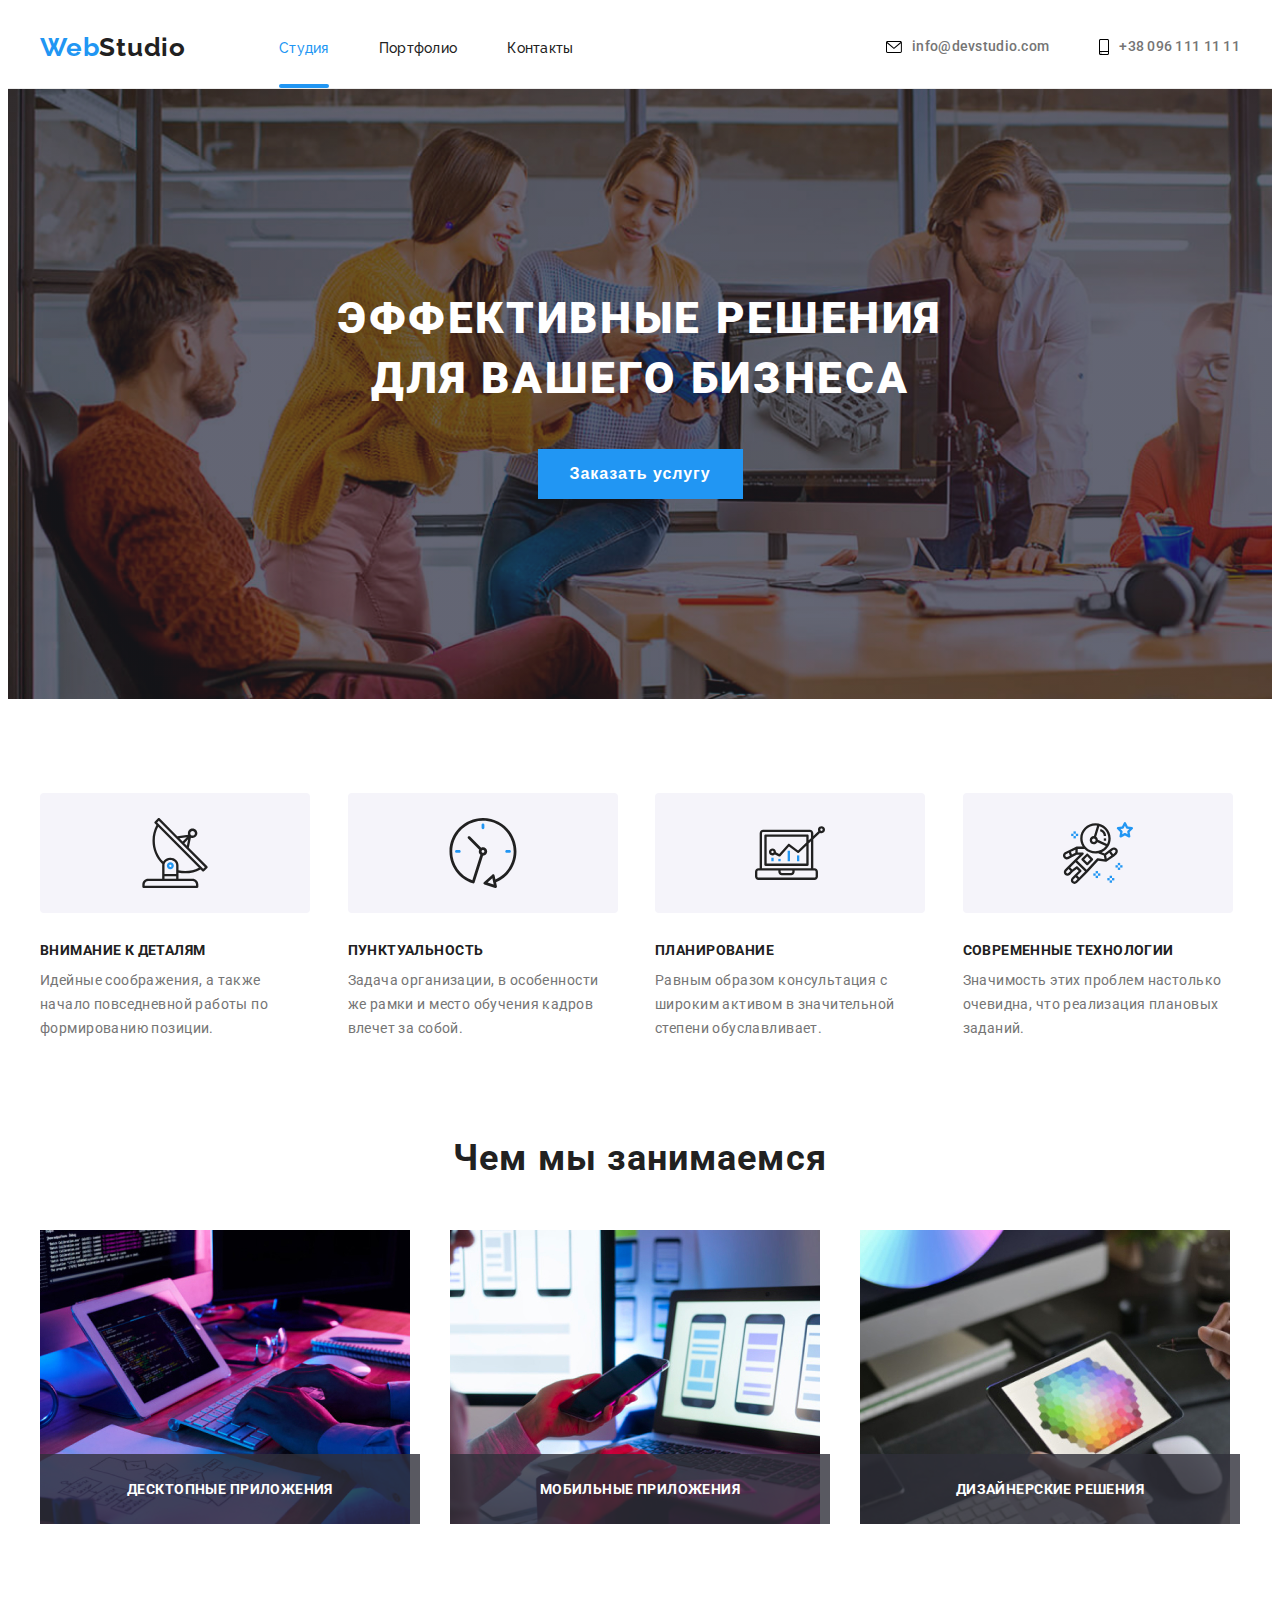
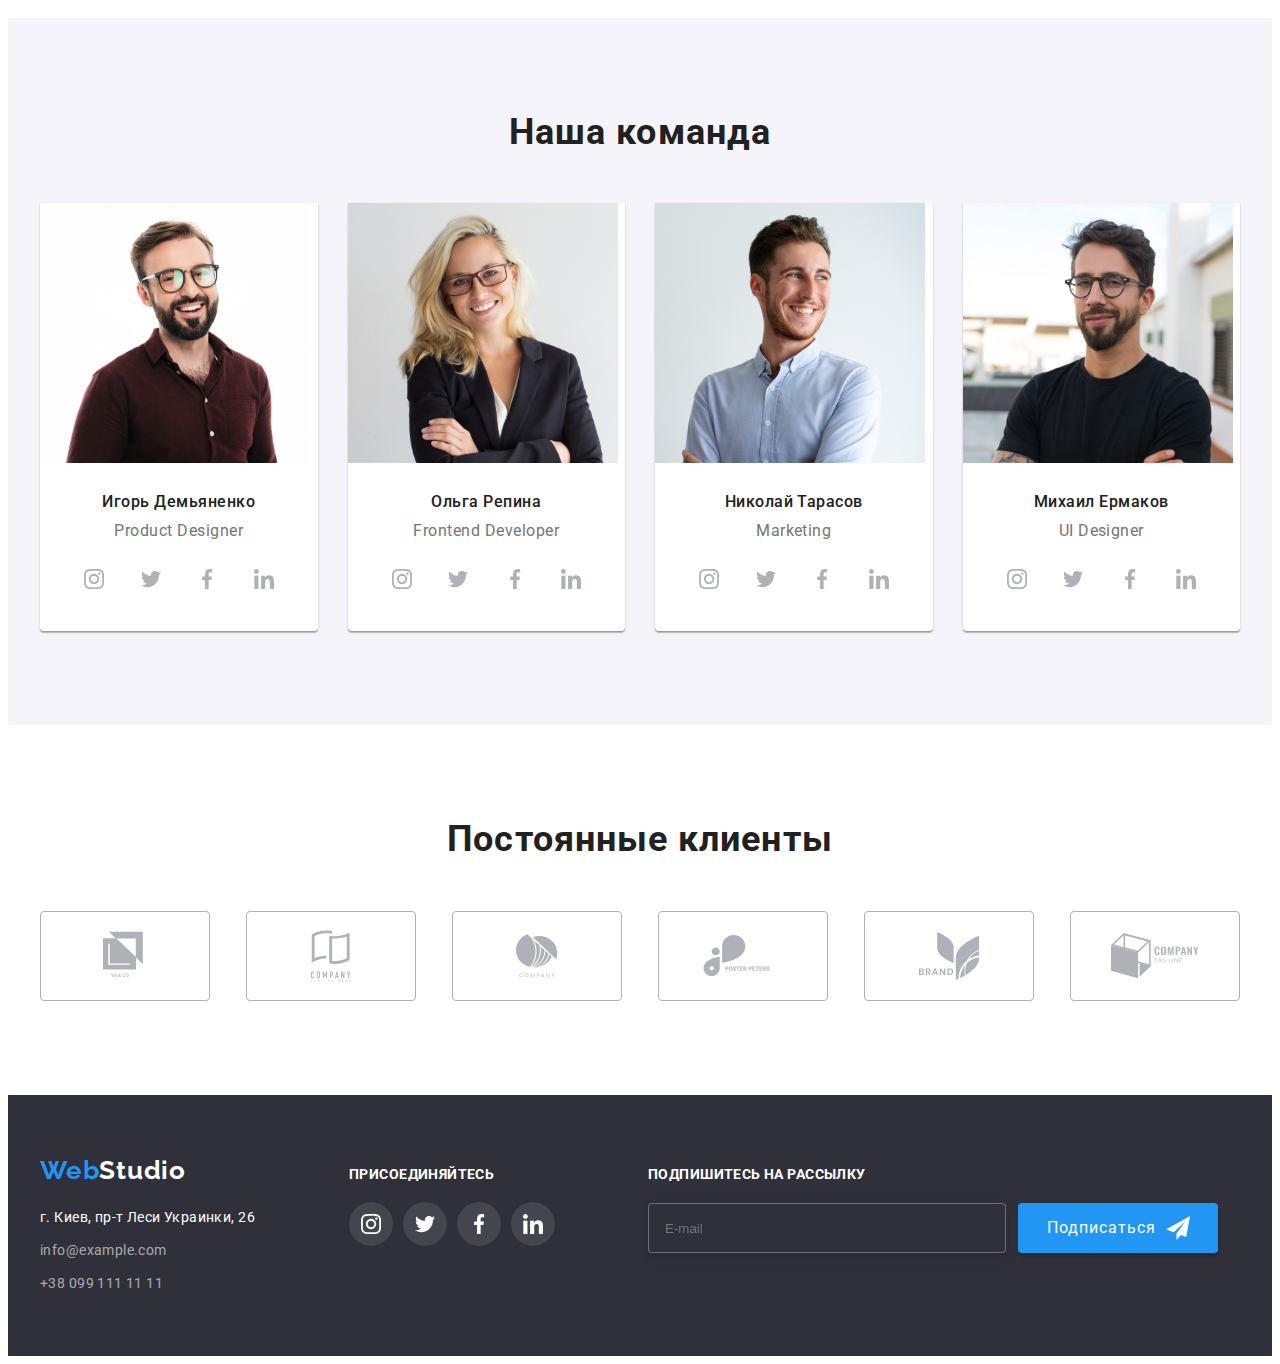
<file: index.html>
<!DOCTYPE html>
<html lang="ru">
  <head>
    <meta charset="UTF-8" />
    <meta http-equiv="X-UA-Compatible" content="IE=edge" />
    <meta name="viewport" content="width=device-width, initial-scale=1.0" />
    <title>Студия</title>
    <link rel="preconnect" href="https://fonts.gstatic.com">
    <link href="https://fonts.googleapis.com/css2?family=Raleway:wght@700&family=Roboto:wght@400;500;700;900&display=swap" rel="stylesheet">
    <link rel="stylesheet" href="https://cdnjs.cloudflare.com/ajax/libs/modern-normalize/1.0.0/modern-normalize.min.css" integrity="sha512-ISS7cAi1PEhQ8jnbJpJZMd29NlhNj4AWYyLOSp2CE/CsHxTCu+r+t0D2yoJudVrd0/8fTVPUVDzY5Tvli75u/g==" crossorigin="anonymous" />
    <link rel="stylesheet" href="./css/main.min.css">
  </head>

  <body>
    <header class="header">
        <div class="container">
            <nav class="navigation">
                <a class="logo link" href="" lang="en">Web<span class="logo_dark">Studio</span></a>
                <ul class="navigation-list list">
                    <li class="navigation-list__item">
                        <a class="navigation-list__link link current active" href="./index.html">Студия</a>
                    </li>
                    <li class="navigation-list__item">
                        <a class="navigation-list__link link" href="./portfolio.html">Портфолио</a>
                    </li>
                    <li class="navigation-list__item">
                        <a class="navigation-list__link link" href="">Контакты</a>
                    </li>
                </ul>
            </nav>
            <a class="mail-link link" href="mailto:info@devstudio.com" lang="en">
                <svg class="mail-link__icon" width="16" height="12">
                    <use href="./images/icons.svg#icon-mail"></use>
                </svg>
                info@devstudio.com
            </a>
            <a class="tel-link link" href="tel:+380961111111">
                <svg class="tel-link__icon" width="10" height="16">
                    <use href="./images/icons.svg#icon-smartphone"></use>
                </svg>
                +38 096 111 11 11
            </a>
        </div>
    </header>

    <main>
        <!--HERO-->
        <section class="hero">
            <div class="container">
                <h1 class="hero__title">ЭФФЕКТИВНЫЕ РЕШЕНИЯ ДЛЯ ВАШЕГО БИЗНЕСА</h1>
                <button class="hero__mdl-button" type="button" data-modal-open>Заказать услугу</button>
            </div>
        </section>
        <!--ADVANTAGES-->
        <section class="advantages">
            <div class="container">
                <h2 class="visually-hidden">Наши преимущества</h2>
                <ul class="advantages-list list">
                    <li class="advantages-list__item">
                        <div class="advantages-list__container">
                            <svg class="advantages-list__icon" width="70" height="70">
                                <use href="./images/icons.svg#icon-antenna"></use>
                            </svg>
                        </div>
                        <h3 class="advantages__title">Внимание к деталям</h3>
                        <p class="advantages__text">Идейные соображения, а также начало повседневной работы по формированию позиции.</p>
                    </li>
                    <li class="advantages-list__item">
                        <div class="advantages-list__container">
                            <svg class="advantages-list__icon" width="70" height="70">
                                <use href="./images/icons.svg#icon-clock"></use>
                            </svg>
                        </div>
                        <h3 class="advantages__title">Пунктуальность</h3>
                        <p class="advantages__text">Задача организации, в особенности же рамки и место обучения кадров влечет за собой.</p>
                    </li>
                    <li class="advantages-list__item">
                        <div class="advantages-list__container">
                            <svg class="advantages-list__icon" width="70" height="70">
                                <use href="./images/icons.svg#icon-diagram"></use>
                            </svg>
                        </div>
                        <h3 class="advantages__title">Планирование</h3>
                        <p class="advantages__text">Равным образом консультация с широким активом в значительной степени обуславливает.</p>
                    </li>
                    <li class="advantages-list__item">
                        <div class="advantages-list__container">
                            <svg class="advantages-list__icon" width="70" height="70">
                                <use href="./images/icons.svg#icon-astronaut"></use>
                            </svg>
                        </div>
                        <h3 class="advantages__title">Современные технологии</h3>
                        <p class="advantages__text">Значимость этих проблем настолько очевидна, что реализация плановых заданий.</p>
                    </li>
                </ul>
            </div>
        </section>
        <!--ABOUT-->
        <section class="about">
            <div class="container">
                <h2 class="title">Чем мы занимаемся</h2>
                <ul class="about-list list">
                    <li class="about-list__item">
                        <div class="about-list__container">
                            <img class="about-list__img" src="./images/About/about-img-3.jpg" alt="разработчик выбирает цветовую гамму на графическом планшете" width="370" height="294">
                            <p class="about-list__text">Десктопные приложения</p>
                        </div>
                    </li>
                    <li class="about-list__item">
                        <div class="about-list__container">
                            <img class="about-list__img" src="./images/About/about-img-1.jpg" alt="разработчик печатает код по блок-схеме" width="370" height="294">
                            <p class="about-list__text">Мобильные приложения</p>
                        </div>
                    </li>
                    <li class="about-list__item">
                        <div class="about-list__container">
                            <img class="about-list__img" src="./images/About/about-img-2.jpg" alt="разработчик продумывает интерфейс под мобильные устройства" width="370" height="294">
                            <p class="about-list__text">Дизайнерские решения</p>
                        </div>
                    </li>
                </ul>
            </div>
        </section>
        <!--TEAM-->
        <section class="team">
            <div class="container">
                <h2 class="title">Наша команда</h2>
                <ul class="team-list list">
                    <li class="team-list__item">
                        <img class="team-list__img" src="./images/Team/team-img-1.jpg" alt="Мужчина улыбается" width="270" height="260">
                        <div class="team-list__container">
                            <h3 class="team-list__title">Игорь Демьяненко</h3>
                            <p class="team-list__text" lang="en">Product Designer</p>
                            <ul class="social-list list">
                                <li class="social-list__item">
                                    <a href="" class="social-list__link link">
                                        <svg class="social-list__icon" width="20" height="20">
                                            <use href="./images/icons.svg#icon-instagram"></use>
                                        </svg>
                                    </a>
                                </li>
                                <li class="social-list__item">
                                    <a href="" class="social-list__link link">
                                        <svg class="social-list__icon" width="20" height="20">
                                            <use href="./images/icons.svg#icon-twitter"></use>
                                        </svg>
                                    </a>
                                </li>
                                <li class="social-list__item">
                                    <a href="" class="social-list__link link">
                                        <svg class="social-list__icon" width="20" height="20">
                                            <use href="./images/icons.svg#icon-facebook"></use>
                                        </svg>
                                    </a>
                                </li>
                                <li class="social-list__item">
                                    <a href="" class="social-list__link link">
                                        <svg class="social-list__icon" width="20" height="20">
                                            <use href="./images/icons.svg#icon-linkedin"></use>
                                        </svg>
                                    </a>
                                </li>
                            </ul>
                        </div>
                    </li>
                    <li class="team-list__item">
                        <img class="team-list__img" src="./images/Team/team-img-2.jpg" alt="Женщина улыбается" width="270" height="260">
                        <div class="team-list__container">
                            <h3 class="team-list__title">Ольга Репина</h3>
                            <p class="team-list__text" lang="en">Frontend Developer</p>
                            <ul class="social-list list">
                                <li class="social-list__item">
                                    <a href="" class="social-list__link link">
                                        <svg class="social-list__icon" width="20" height="20">
                                            <use href="./images/icons.svg#icon-instagram"></use>
                                        </svg>
                                    </a>
                                </li>
                                <li class="social-list__item">
                                    <a href="" class="social-list__link link">
                                        <svg class="social-list__icon" width="20" height="20">
                                            <use href="./images/icons.svg#icon-twitter"></use>
                                        </svg>
                                    </a>
                                </li>
                                <li class="social-list__item">
                                    <a href="" class="social-list__link link">
                                        <svg class="social-list__icon" width="20" height="20">
                                            <use href="./images/icons.svg#icon-facebook"></use>
                                        </svg>
                                    </a>
                                </li>
                                <li class="social-list__item">
                                    <a href="" class="social-list__link link">
                                        <svg class="social-list__icon" width="20" height="20">
                                            <use href="./images/icons.svg#icon-linkedin"></use>
                                        </svg>
                                    </a>
                                </li>
                            </ul>
                        </div>
                    </li>
                    <li class="team-list__item">
                        <img class="team-list__img" src="./images/Team/team-img-3.jpg" alt="Мужчина улыбается" width="270" height="260">
                        <div class="team-list__container">
                            <h3 class="team-list__title">Николай Тарасов</h3>
                            <p class="team-list__text" lang="en">Marketing</p>
                            <ul class="social-list list">
                                <li class="social-list__item">
                                    <a href="" class="social-list__link link">
                                        <svg class="social-list__icon" width="20" height="20">
                                            <use href="./images/icons.svg#icon-instagram"></use>
                                        </svg>
                                    </a>
                                </li>
                                <li class="social-list__item">
                                    <a href="" class="social-list__link link">
                                        <svg class="social-list__icon" width="20" height="20">
                                            <use href="./images/icons.svg#icon-twitter"></use>
                                        </svg>
                                    </a>
                                </li>
                                <li class="social-list__item">
                                    <a href="" class="social-list__link link">
                                        <svg class="social-list__icon" width="20" height="20">
                                            <use href="./images/icons.svg#icon-facebook"></use>
                                        </svg>
                                    </a>
                                </li>
                                <li class="social-list__item">
                                    <a href="" class="social-list__link link">
                                        <svg class="social-list__icon" width="20" height="20">
                                            <use href="./images/icons.svg#icon-linkedin"></use>
                                        </svg>
                                    </a>
                                </li>
                            </ul>
                        </div>
                    </li>
                    <li class="team-list__item">
                        <img class="team-list__img" src="./images/Team/team-img-4.jpg" alt="Мужчина улыбается" width="270" height="260">
                        <div class="team-list__container">
                            <h3 class="team-list__title">Михаил Ермаков</h3>
                            <p class="team-list__text" lang="en">UI Designer</p>
                            <ul class="social-list list">
                                <li class="social-list__item">
                                    <a href="" class="social-list__link link">
                                        <svg class="social-list__icon" width="20" height="20">
                                            <use href="./images/icons.svg#icon-instagram"></use>
                                        </svg>
                                    </a>
                                </li>
                                <li class="social-list__item">
                                    <a href="" class="social-list__link link">
                                        <svg class="social-list__icon" width="20" height="20">
                                            <use href="./images/icons.svg#icon-twitter"></use>
                                        </svg>
                                    </a>
                                </li>
                                <li class="social-list__item">
                                    <a href="" class="social-list__link link">
                                        <svg class="social-list__icon" width="20" height="20">
                                            <use href="./images/icons.svg#icon-facebook"></use>
                                        </svg>
                                    </a>
                                </li>
                                <li class="social-list__item">
                                    <a href="" class="social-list__link link">
                                        <svg class="social-list__icon" width="20" height="20">
                                            <use href="./images/icons.svg#icon-linkedin"></use>
                                        </svg>
                                    </a>
                                </li>
                            </ul>
                        </div>
                    </li>
                </ul>
            </div>
        </section>
        <!--CLIENTS-->
        <section class="clients">
            <div class="container">
                <h2 class="title">Постоянные клиенты</h2>
                <ul class="clients-list list">
                    <li class="clients-list__item">
                        <a class="clients-list__link link" href="">
                            <svg class="clients-list__icon" width="44" height="50">
                                <use href="./images/icons.svg#icon-logo-1"></use>
                            </svg>
                        </a> 
                    </li>
                    <li class="clients-list__item">
                        <a class="clients-list__link link" href="">
                            <svg class="clients-list__icon" width="40" height="52">
                                 <use href="./images/icons.svg#icon-logo-2"></use>
                            </svg>
                        </a> 
                    </li>
                    <li class="clients-list__item">
                        <a class="clients-list__link link" href="">
                            <svg class="clients-list__icon"  width="42" height="44">
                                <use href="./images/icons.svg#icon-logo-3"></use>
                            </svg>
                        </a> 
                    </li>
                    <li class="clients-list__item">
                        <a class="clients-list__link link" href="">
                            <svg class="clients-list__icon" width="80" height="42">
                                <use href="./images/icons.svg#icon-logo-4"></use>
                            </svg>
                        </a> 
                    </li>
                    <li class="clients-list__item">
                        <a class="clients-list__link link" href="">
                            <svg class="clients-list__icon" width="60" height="48">
                                <use href="./images/icons.svg#icon-logo-5"></use>
                            </svg>
                        </a> 
                    </li>
                    <li class="clients-list__item">
                        <a class="clients-list__link link" href="">
                            <svg class="clients-list__icon" width="88" height="46">
                                <use href="./images/icons.svg#icon-logo-6"></use>
                            </svg>
                        </a> 
                    </li>
                </ul>
            </div>
        </section>
    </main>
<!--FOOTER-->
    <footer class="footer">
        <div class="container footer__container">
            <div class="footer-logo">
                <a class="logo link" href="" lang="en">Web<span class="logo_light">Studio</span></a>
                <address class="address">
                    <ul class="footer-logo-list list">
                        <li class="footer-logo-list__item">
                            <a class="footer-logo-address__link link" href="https://goo.gl/maps/xJWcs8123eFVmAcb9" target="_blank" rel="noopener noreferrer">г. Киев, пр-т Леси Украинки, 26</a></li>
                        <li class="footer-logo-list__item">
                            <a class="footer-logo-mail__link link" href="mailto:info@example.com" lang="en">info@example.com</a></li>
                        <li class="footer-logo-list__item">
                            <a class="footer-logo-tel__link link" href="tel:+380991111111">+38 099 111 11 11</a></li>
                    </ul>
                </address>
            </div>
            <div class="footer-social">
                <p class="footer-social__title">Присоединяйтесь</p>
                <ul class="footer-social-list list">
                    <li class="footer-social__item">
                        <a href="" class="footer-social__link link">
                            <svg class="footer-social__icon" width="20" height="20">
                                <use href="./images/icons.svg#icon-instagram"></use>
                            </svg>
                        </a>
                    </li>
                    <li class="footer-social__item">
                        <a href="" class="footer-social__link link">
                            <svg class="footer-social__icon" width="20" height="20">
                                <use href="./images/icons.svg#icon-twitter"></use>
                            </svg>
                        </a>
                    </li>
                    <li class="footer-social__item">
                        <a href="" class="footer-social__link link">
                            <svg class="footer-social__icon" width="20" height="20">
                                <use href="./images/icons.svg#icon-facebook"></use>
                            </svg>
                        </a>
                    </li>
                    <li class="footer-social__item">
                        <a href="" class="footer-social__link link">
                            <svg class="footer-social__icon" width="20" height="20">
                                <use href="./images/icons.svg#icon-linkedin"></use>
                            </svg>
                        </a>
                    </li>
                </ul>
            </div>
            <div class="footer-send">
                <p class="footer-send__text">Подпишитесь на рассылку</p>
                <form action="" class="footer-form">
                    <input type="email" name="user-email" class="footer-form__input" placeholder="E-mail">
                    <button type="submit" class="footer-form__submit-btn">
                        Подписаться
                        <svg class="footer-form__icon" height="24" width="24">
                            <use href="./images/icons.svg#icon-send"></use>
                        </svg>
                    </button>
                </form>
            </div>
        </div>
    </footer>
    
    <!--MODAL-->
    <div class="backdrop is-hidden" data-modal>
        <div class="modal">
            <button type="button" class="modal__close-btn" data-modal-close>
                <svg class="modal__close-icon" width="11" height="11">
                    <use href="./images/icons.svg#icon-Vector"></use>
                </svg>
            </button>
            <p class="modal__title">Оставьте свои данные, мы вам перезвоним</p>
            <form action="#" class="modal-form">
                <label for="" class="modal-form__field">
                    Имя
                    <div class="modal-form__input-wrapper">
                        <input name="user-name" type="text" class="modal-form__input" required minlength="2">
                        <svg class="modal-form__icon" height="18" width="18">
                            <use href="./images/icons.svg#icon-person-form"></use>
                        </svg>
                    </div>
                </label>
                <label for="" class="modal-form__field">
                    Телефон
                    <div class="modal-form__input-wrapper">
                        <input name="user-tel" type="tel" class="modal-form__input" required 
                        pattern="[0-9]{3}-[0-9]{3}-[0-9]{2}-[0-9]{2}" title="096-111-11-11">
                        <svg class="modal-form__icon" height="18" width="18">
                            <use href="./images/icons.svg#icon-phone-form"></use>
                        </svg>
                    </div>
                </label>
                <label for="" class="modal-form__field">
                    Почта
                    <div class="modal-form__input-wrapper">
                        <input name="user-mail" type="email" class="modal-form__input">
                        <svg class="modal-form__icon" height="18" width="18">
                            <use href="./images/icons.svg#icon-email-form"></use>
                        </svg>
                    </div>
                </label>
                <label for="" class="modal-form__field">
                    Комментарий
                    <textarea name="user-message" class="modal-form__message" placeholder="Введите текст"></textarea>
                </label>
                <input id="user-term" type="checkbox" name="user-term" class="modal-form__term visually-hidden">
                <label for="user-term" class="modal-form__check-desc">Соглашаюсь с рассылкой и принимаю&nbsp;<a class="modal-form__link link" href="">Условия договора</a></label>
                <button class="modal-form__submit-button">Отправить</button>
            </form>
        </div>
    </div>
    <script src="./js/modal.js"></script>
  </body>
</html>
</file>
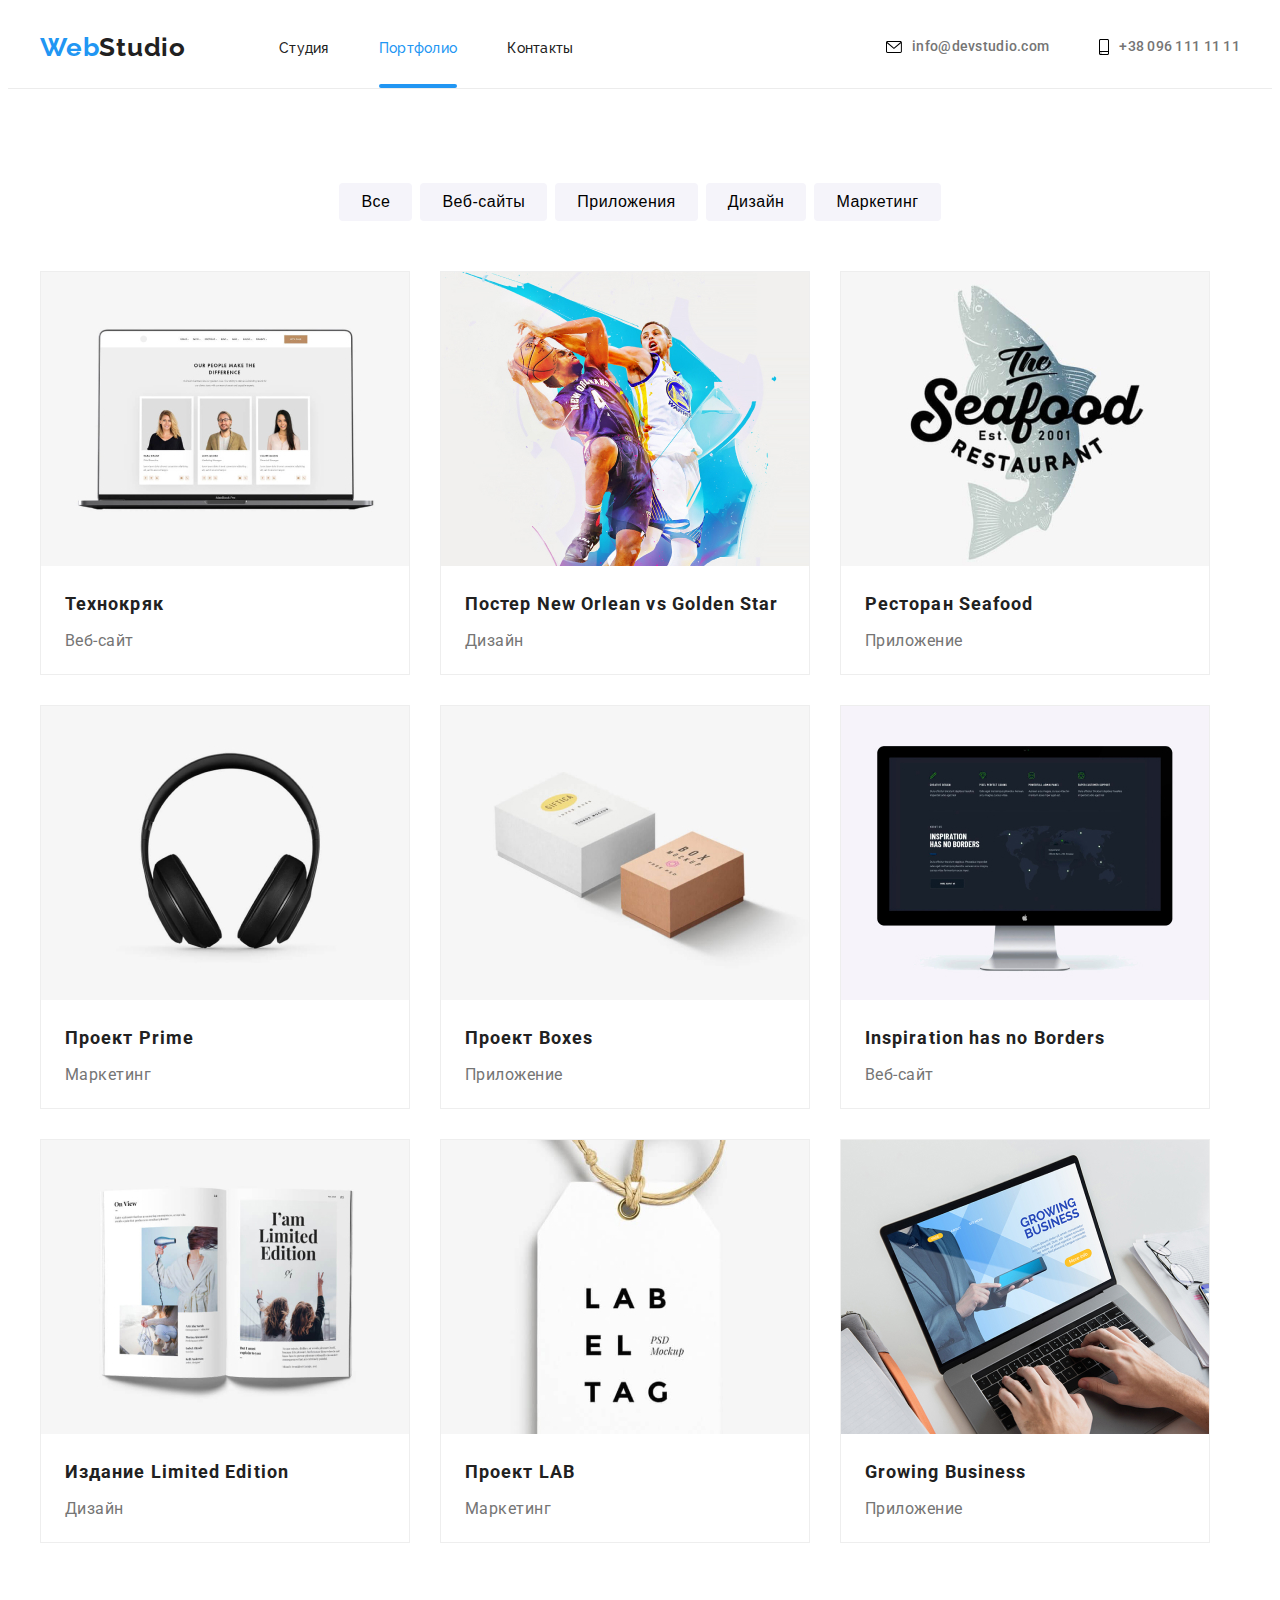
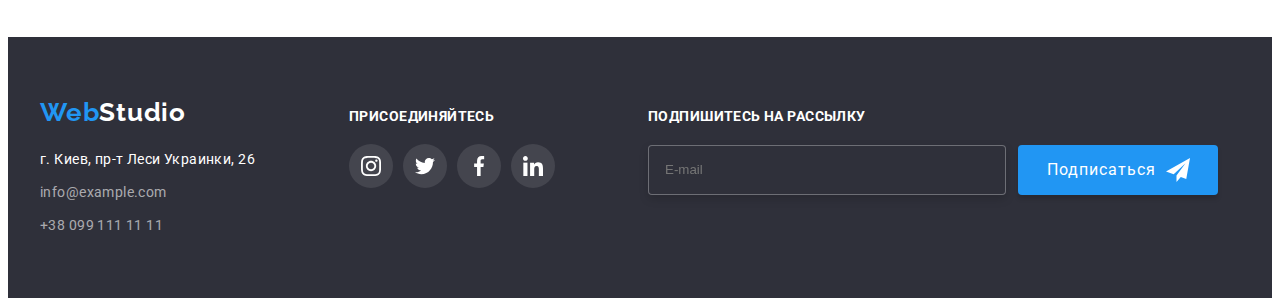
<file: portfolio.html>
<!DOCTYPE html>
<html lang="ru">
  <head>
    <meta charset="UTF-8" />
    <meta http-equiv="X-UA-Compatible" content="IE=edge" />
    <meta name="viewport" content="width=device-width, initial-scale=1.0" />
    <title>Студия</title>
    <link rel="preconnect" href="https://fonts.gstatic.com">
    <link href="https://fonts.googleapis.com/css2?family=Raleway:wght@700&family=Roboto:wght@400;500;700;900&display=swap" rel="stylesheet">
    <link rel="stylesheet" href="https://cdnjs.cloudflare.com/ajax/libs/modern-normalize/1.0.0/modern-normalize.min.css" integrity="sha512-ISS7cAi1PEhQ8jnbJpJZMd29NlhNj4AWYyLOSp2CE/CsHxTCu+r+t0D2yoJudVrd0/8fTVPUVDzY5Tvli75u/g==" crossorigin="anonymous" />
    <link rel="stylesheet" href="./css/main.min.css">
  </head>

  <body>
    <header class="header">
        <div class="container">
            <nav class="navigation">
                <a class="logo link" href="./index.html" lang="en">Web<span class="logo_dark">Studio</span></a>
                <ul class="navigation-list list">
                    <li class="navigation-list__item">
                        <a class="navigation-list__link link" href="./index.html">Студия</a>
                    </li>
                    <li class="navigation-list__item">
                        <a class="navigation-list__link link current active" href="./portfolio.html">Портфолио</a>
                    </li>
                    <li class="navigation-list__item">
                        <a class="navigation-list__link link" href="">Контакты</a>
                    </li>
                </ul>
            </nav>
            <a class="mail-link link" href="mailto:info@devstudio.com" lang="en">
                <svg class="mail-link__icon" width="16" height="12">
                    <use href="./images/icons.svg#icon-mail"></use>
                </svg>
                info@devstudio.com
            </a>
            <a class="tel-link link" href="tel:+380961111111">
                <svg class="tel-link__icon" width="10" height="16">
                    <use href="./images/icons.svg#icon-smartphone"></use>
                </svg>
                +38 096 111 11 11
            </a>
        </div>
    </header>

    <main>
        <!--CARDS SORTING-->
        <section class="cards-sorting">
            <div class="container">
                <h2 class="visually-hidden">Сортировка карточек</h2>
                <ul class="cards-sorting-list list">
                    <li class="cards-sorting-list__item">
                        <button class="sort-button" type="button">Все</button>
                    </li>
                    <li class="cards-sorting-list__item">
                        <button class="sort-button" type="button">Веб-сайты</button>
                    </li>
                    <li class="cards-sorting-list__item">
                        <button class="sort-button" type="button">Приложения</button>
                    </li>
                    <li class="cards-sorting-list__item">
                        <button class="sort-button" type="button">Дизайн</button>
                    </li>
                    <li class="cards-sorting-list__item">
                        <button class="sort-button" type="button">Маркетинг</button>
                    </li>
                </ul>
            </div>
        </section>
        <!--CARDS-->
        <section class="cards">
            <div class="container">
                <h2 class="visually-hidden">Карточки</h2>
                <ul class="cards-list list">
                    <li class="cards-list__item">
                        <a class="cards-list__link link" href="">
                            <div class="cards-list__overlay-container">
                                <img class="cards-list__img" src="./images/Cards/cards-img-1.jpg" alt="Ноутбук с открытым веб-сайтом" width="370" height="294">
                                <p class="cards-list__overlay">Технокряк это современная площадка распространения коронавируса. Компании используют эту платформу для цифрового шпионажа и атак на защищённые сервера конкурентов.</p>
                            </div>
                            <div class="cards-list__text-container">
                                <h3 class="cards-list__title">Технокряк</h3>
                                <p class="cards-list__text">Веб-сайт</p>
                            </div>
                        </a>
                    </li>
                    <li class="cards-list__item">
                        <a class="cards-list__link link" href="">
                            <div class="cards-list__overlay-container">
                                <img class="cards-list__img" src="./images/Cards/cards-img-2.jpg" alt="Постер с баскетболистами" width="370" height="294">
                                <p class="cards-list__overlay">Lorem ipsum dolor sit amet consectetur adipisicing elit. Consectetur itaque voluptates ipsam fugiat ea aliquam, molestiae omnis, ducimus, quisquam odit cum perferendis cumque maxime corporis facere illum iste eveniet. Repellat?</p>
                            </div>
                            <div class="cards-list__text-container">
                                <h3 class="cards-list__title">Постер New Orlean vs Golden Star</h3>
                                <p class="cards-list__text">Дизайн</p>
                            </div>
                        </a>
                    </li>
                    <li class="cards-list__item">
                        <a class="cards-list__link link" href="">
                            <div class="cards-list__overlay-container">
                                <img class="cards-list__img" src="./images/Cards/cards-img-3.jpg" alt="Логотип ресторана морепродуктов" width="370" height="294">
                                <p class="cards-list__overlay">Lorem ipsum dolor sit amet consectetur adipisicing elit. Consectetur itaque voluptates ipsam fugiat ea aliquam, molestiae omnis, ducimus, quisquam odit cum perferendis cumque maxime corporis facere illum iste eveniet. Repellat?</p>
                            </div>
                            <div class="cards-list__text-container">
                                <h3 class="cards-list__title">Ресторан Seafood</h3>
                                <p class="cards-list__text">Приложение</p>
                            </div>
                        </a>
                    </li>
                    <li class="cards-list__item">
                        <a class="cards-list__link link" href="">
                            <div class="cards-list__overlay-container">
                                <img class="cards-list__img" src="./images/Cards/cards-img-4.jpg" alt="Наушники" width="370" height="294">
                                <p class="cards-list__overlay">Lorem ipsum dolor sit amet consectetur adipisicing elit. Consectetur itaque voluptates ipsam fugiat ea aliquam, molestiae omnis, ducimus, quisquam odit cum perferendis cumque maxime corporis facere illum iste eveniet. Repellat?</p>
                            </div>
                            <div class="cards-list__text-container">
                                <h3 class="cards-list__title">Проект Prime</h3>
                                <p class="cards-list__text">Маркетинг</p>
                            </div>
                        </a>
                    </li>
                    <li class="cards-list__item">
                        <a class="cards-list__link link" href="">
                            <div class="cards-list__overlay-container">
                                <img class="cards-list__img" src="./images/Cards/cards-img-5.jpg" alt="Две коробки, белая и бежевая" width="370" height="294">
                                <p class="cards-list__overlay">Lorem ipsum dolor sit amet consectetur adipisicing elit. Consectetur itaque voluptates ipsam fugiat ea aliquam, molestiae omnis, ducimus, quisquam odit cum perferendis cumque maxime corporis facere illum iste eveniet. Repellat?</p>
                            </div>
                            <div class="cards-list__text-container">
                                <h3 class="cards-list__title">Проект Boxes</h3>
                                <p class="cards-list__text">Приложение</p>
                            </div>
                        </a>
                    </li>
                    <li class="cards-list__item">
                        <a class="cards-list__link link" href="">
                            <div class="cards-list__overlay-container">
                                <img class="cards-list__img" src="./images/Cards/cards-img-6.jpg" alt="Компьютер с открытым веб-сайтом" width="370" height="294">
                                <p class="cards-list__overlay">Lorem ipsum dolor sit amet consectetur adipisicing elit. Consectetur itaque voluptates ipsam fugiat ea aliquam, molestiae omnis, ducimus, quisquam odit cum perferendis cumque maxime corporis facere illum iste eveniet. Repellat?</p>
                            </div>
                            <div class="cards-list__text-container">
                                <h3 class="cards-list__title">Inspiration has no Borders</h3>
                                <p class="cards-list__text">Веб-сайт</p>
                            </div>
                        </a>
                    </li>
                    <li class="cards-list__item">
                        <a class="cards-list__link link" href="">
                            <div class="cards-list__overlay-container">
                                <img class="cards-list__img" src="./images/Cards/cards-img-7.jpg" alt="Открытый журнал" width="370" height="294">
                                <p class="cards-list__overlay">Lorem ipsum dolor sit amet consectetur adipisicing elit. Consectetur itaque voluptates ipsam fugiat ea aliquam, molestiae omnis, ducimus, quisquam odit cum perferendis cumque maxime corporis facere illum iste eveniet. Repellat?</p>
                            </div>
                            <div class="cards-list__text-container">
                                <h3 class="cards-list__title">Издание Limited Edition</h3>
                                <p class="cards-list__text">Дизайн</p>
                            </div>
                        </a>
                    </li>
                    <li class="cards-list__item">
                        <a class="cards-list__link link" href="">
                            <div class="cards-list__overlay-container">
                                <img class="cards-list__img" src="./images/Cards/cards-img-8.jpg" alt="Бирка" width="370" height="294">
                                <p class="cards-list__overlay">Lorem ipsum dolor sit amet consectetur adipisicing elit. Consectetur itaque voluptates ipsam fugiat ea aliquam, molestiae omnis, ducimus, quisquam odit cum perferendis cumque maxime corporis facere illum iste eveniet. Repellat?</p>
                            </div>
                            <div class="cards-list__text-container">
                                <h3 class="cards-list__title">Проект LAB</h3>
                                <p class="cards-list__text">Маркетинг</p>
                            </div>
                        </a>
                    </li>
                    <li class="cards-list__item">
                        <a class="cards-list__link link" href="">
                            <div class="cards-list__overlay-container">
                                <img class="cards-list__img" src="./images/Cards/cards-img-9.jpg" alt="Мужчина работает за компьютером" width="370" height="294">
                                <p class="cards-list__overlay">Lorem ipsum dolor sit amet consectetur adipisicing elit. Consectetur itaque voluptates ipsam fugiat ea aliquam, molestiae omnis, ducimus, quisquam odit cum perferendis cumque maxime corporis facere illum iste eveniet. Repellat?</p>
                            </div>
                            <div class="cards-list__text-container">
                                <h3 class="cards-list__title">Growing Business</h3>
                                <p class="cards-list__text">Приложение</p>
                            </div>
                        </a>
                    </li>
                </ul>
            </div>
        </section>
    </main>
    <footer class="footer">
        <div class="container footer__container">
            <div class="footer-logo">
                <a class="logo link" href="./index.html" lang="en">Web<span class="logo_light">Studio</span></a>
                <address class="address">
                    <ul class="footer-logo-list list">
                        <li class="footer-logo-list__item">
                            <a class="footer-logo-address__link link" href="https://goo.gl/maps/xJWcs8123eFVmAcb9" target="_blank" rel="noopener noreferrer">г. Киев, пр-т Леси Украинки, 26</a></li>
                        <li class="footer-logo-list__item">
                            <a class="footer-logo-mail__link link" href="mailto:info@example.com" lang="en">info@example.com</a></li>
                        <li class="footer-logo-list__item">
                            <a class="footer-logo-tel__link link" href="tel:+380991111111">+38 099 111 11 11</a></li>
                    </ul>
                </address>
            </div>
            <div class="footer-social">
                <p class="footer-social__title">Присоединяйтесь</p>
                <ul class="footer-social-list list">
                    <li class="footer-social__item">
                        <a href="" class="footer-social__link link">
                            <svg class="footer-social__icon" width="20" height="20">
                                <use href="./images/icons.svg#icon-instagram"></use>
                            </svg>
                        </a>
                    </li>
                    <li class="footer-social__item">
                        <a href="" class="footer-social__link link">
                            <svg class="footer-social__icon" width="20" height="20">
                                <use href="./images/icons.svg#icon-twitter"></use>
                            </svg>
                        </a>
                    </li>
                    <li class="footer-social__item">
                        <a href="" class="footer-social__link link">
                            <svg class="footer-social__icon" width="20" height="20">
                                <use href="./images/icons.svg#icon-facebook"></use>
                            </svg>
                        </a>
                    </li>
                    <li class="footer-social__item">
                        <a href="" class="footer-social__link link">
                            <svg class="footer-social__icon" width="20" height="20">
                                <use href="./images/icons.svg#icon-linkedin"></use>
                            </svg>
                        </a>
                    </li>
                </ul>
            </div>
            <div class="footer-send">
                <p class="footer-send__text">Подпишитесь на рассылку</p>
                <form action="" class="footer-form">
                    <input type="email" name="user-email" class="footer-form__input" placeholder="E-mail">
                    <button type="submit" class="footer-form__submit-btn">
                        Подписаться
                        <svg class="footer-form__icon" height="24" width="24">
                            <use href="./images/icons.svg#icon-send"></use>
                        </svg>
                    </button>
                </form>
            </div>
        </div>
    </footer>
  </body>
</html>
</file>
<file: css/main.min.css>
:root{--main-font: 'Roboto', sans-serif;--secondary-font: 'Raleway', sans-serif;--accent-color: #2196F3}.visually-hidden{position:absolute !important;clip:rect(1px 1px 1px 1px);clip:rect(1px, 1px, 1px, 1px);padding:0 !important;border:0 !important;height:1px !important;width:1px !important;overflow:hidden}body{font-family:var(--main-font);color:#212121}h1,h2,h3,h4,h5,h6,p{margin:0}ul,ol{margin:0;padding:0}img{display:block}.link{text-decoration:none}.list{list-style:none}.address{font-style:normal;margin-top:20px}.container{width:1200px;margin:0 auto;padding-left:15px;padding-right:15px}.header .container{display:flex;align-items:center}.title{font-style:normal;font-weight:700;font-size:36px;line-height:1.16;text-align:center;letter-spacing:0.03em}.logo{font-family:var(--secondary-font);font-style:normal;font-weight:bold;font-size:26px;line-height:1.19;letter-spacing:0.03em;color:#2196F3;margin-right:93px}.backdrop{position:fixed;top:0;left:0;width:100vw;height:100vh;background:rgba(0,0,0,0.2);transition:opacity 250ms cubic-bezier(0.4, 0, 0.2, 1),visibility 250ms cubic-bezier(0.4, 0, 0.2, 1),pointer-events 250ms cubic-bezier(0.4, 0, 0.2, 1)}.modal{position:absolute;top:50%;left:50%;transform:translate(-50%, -50%);width:528px;height:580px;background-color:#FFFFFF;padding:40px}.modal__close-btn{position:absolute;top:8px;right:8px;width:30px;height:30px;background:#FFFFFF;border:1px solid rgba(0,0,0,0.1);border-radius:50%;cursor:pointer;transition:border-color 250ms cubic-bezier(0.4, 0, 0.2, 1)}.modal__close-btn:hover,.modal__close-btn:focus{border-color:var(--accent-color)}.modal__close-btn:hover .modal__close-icon,.modal__close-btn:focus .modal__close-icon{fill:var(--accent-color)}.modal__close-icon{transition:fill 250ms cubic-bezier(0.4, 0, 0.2, 1)}.is-hidden{opacity:0;visibility:hidden;pointer-events:none}.modal-form{display:flex;flex-direction:column}.modal-form__input-wrapper{position:relative;padding-top:4px}.modal-form__input{width:100%;height:40px;border:1px solid rgba(33,33,33,0.2);border-radius:4px;padding-left:42px;transition:border-color 250ms cubic-bezier(0.4, 0, 0.2, 1)}.modal-form__input:focus{outline:none;border-color:var(--accent-color)}.modal-form__icon{position:absolute;top:50%;left:12px;transform:translateY(-50%);transition:fill 250ms cubic-bezier(0.4, 0, 0.2, 1)}.modal-form__input:focus+.modal-form__icon{fill:var(--accent-color)}.modal-form__message{width:100%;height:120px;border:1px solid rgba(33,33,33,0.2);border-radius:4px;padding:12px 16px;resize:none;transition:border-color 250ms cubic-bezier(0.4, 0, 0.2, 1);margin-bottom:20px}.modal-form__message::placeholder{font-family:var(--main-font);font-size:12px;line-height:14px;letter-spacing:0.01em;color:rgba(117,117,117,0.5)}.modal-form__message:focus{outline:none;border-color:var(--accent-color)}.modal-form__check-desc{display:flex;align-items:center;font-size:14px;line-height:1.71;letter-spacing:0.03em;color:#757575}.modal-form__check-desc::before{display:block;content:"";width:16px;height:16px;border:1px solid #212121;cursor:pointer;margin-right:8px}.modal-form__term:checked+.modal-form__check-desc::before{background:var(--accent-color);background-image:url(../images/Vector-form.svg);background-position:center;background-repeat:no-repeat}.modal-form__term:focus+.modal-form__check-desc::before{outline:2px solid #212121}.modal-form__submit-button{font-family:var(--main-font);text-align:center;width:200px;height:50px;background:#2196F3;box-shadow:0px 4px 4px rgba(0,0,0,0.15);border-radius:4px;font-size:16px;line-height:1.87;align-self:center;letter-spacing:0.06em;color:#FFFFFF;border:none;cursor:pointer;transition:background 250ms cubic-bezier(0.4, 0, 0.2, 1);margin-top:30px}.modal-form__submit-button:hover,.modal-form__submit-button:focus{background:#188CE8}.modal__title{font-family:var(--main-font);font-weight:bold;font-size:20px;line-height:23px;text-align:center;letter-spacing:0.03em;color:#212121}.modal-form__field{font-family:var(--main-font);font-size:12px;line-height:1.17;letter-spacing:0.01em;color:#757575;margin-top:10px}.modal-form__link{color:var(--accent-color);text-decoration:underline}.header{padding-top:24px;padding-bottom:25px;border-bottom:1px solid #ECECEC}.navigation{display:flex;align-items:center}.navigation-list{display:flex;align-items:center}.logo_dark{color:#212121}.navigation-list__item:not(:last-child){margin-right:50px}.navigation-list__link{position:relative;font-family:var(--secondary-font);font-weight:500;font-size:14px;line-height:1.14;letter-spacing:0.02em;color:#212121;padding-bottom:32px;transition:color 250ms cubic-bezier(0.4, 0, 0.2, 1)}.navigation-list__link:hover,.navigation-list__link:focus{color:var(--accent-color)}.mail-link{display:flex;align-items:center;justify-content:center;font-weight:500;font-size:14px;line-height:1.14;letter-spacing:0.02em;color:#757575;margin-left:auto;margin-right:50px;transition:color 250ms cubic-bezier(0.4, 0, 0.2, 1)}.mail-link:hover,.mail-link:focus{color:var(--accent-color)}.mail-link:hover .mail-link__icon,.mail-link:focus .mail-link__icon{fill:var(--accent-color)}.mail-link__icon{margin-right:10px;transition:fill 250ms cubic-bezier(0.4, 0, 0.2, 1)}.tel-link{display:flex;justify-content:center;align-items:center;font-weight:500;font-size:14px;line-height:1.14;letter-spacing:0.02em;color:#757575;transition:color 250ms cubic-bezier(0.4, 0, 0.2, 1)}.tel-link:hover,.tel-link:focus{color:var(--accent-color)}.tel-link:hover .tel-link__icon,.tel-link:focus .tel-link__icon{fill:var(--accent-color)}.tel-link__icon{margin-right:10px;transition:fill 250ms cubic-bezier(0.4, 0, 0.2, 1)}.current{color:var(--accent-color)}.active::after{position:absolute;content:"";display:inline;width:100%;height:4px;background:var(--accent-color);border-radius:2px;bottom:0px;left:0px}.hero{background:#C4C4C4;background-image:linear-gradient(rgba(47,48,58,0.4), rgba(47,48,58,0.4)),url(../images/Hero/Hero-img.jpg);padding-top:200px;padding-bottom:200px;background-repeat:no-repeat;background-size:cover;max-width:1600px;margin:0 auto}.hero__title{font-style:normal;font-weight:900;font-size:44px;line-height:1.36;text-align:center;letter-spacing:0.06em;text-transform:uppercase;color:#FFFFFF;flex-wrap:wrap;width:696px;height:120px;margin:0 auto;margin-bottom:40px}.hero__mdl-button{font-style:normal;font-weight:bold;font-size:16px;line-height:1.87;display:flex;align-items:center;text-align:center;letter-spacing:0.06em;background-color:#2196F3;color:#FFFFFF;cursor:pointer;height:50px;padding-top:10px;padding-bottom:10px;padding-left:32px;padding-right:32px;margin:0 auto;border:none}.advantages{padding-top:94px;padding-bottom:47px}.advantages-list{display:flex;align-items:center;margin-left:-30px}.advantages-list__item{margin-left:30px;flex-basis:calc(100% / 3 - 30px)}.advantages__title{font-style:normal;font-weight:700;font-size:14px;line-height:1.14;letter-spacing:0.03em;text-transform:uppercase;width:270px;height:16px;margin-bottom:10px}.advantages__text{font-size:14px;line-height:1.71;letter-spacing:0.03em;color:#757575;width:270px;height:75px}.advantages-list__container{width:270px;height:120px;background:#F5F4FA;border-radius:4px;margin-bottom:30px;display:flex;justify-content:center;align-items:center}.about{padding-top:47px;padding-bottom:94px}.about-list{display:flex;align-items:center;margin-top:50px;margin-left:-30px}.about-list__item{margin-left:30px;flex-basis:calc(100% / 3 - 30px)}.about-list__container{position:relative}.about-list__text{position:absolute;bottom:0px;left:0px;padding-top:27px;padding-bottom:27px;font-family:var(--main-font);font-weight:bold;font-size:14px;line-height:16px;text-align:center;letter-spacing:0.03em;text-transform:uppercase;background:rgba(47,48,58,0.8);width:100%;color:#FFFFFF}.team{background:#F5F4FA;padding-top:94px;padding-bottom:94px}.team-list{margin-top:50px;display:flex;align-items:center;margin-left:-30px}.team-list__container{padding-top:30px;padding-bottom:30px;padding-right:32px;padding-left:32px}.team-list__item{width:270px;height:428px;background:#FFFFFF;box-shadow:0px 1px 3px rgba(0,0,0,0.12),0px 1px 1px rgba(0,0,0,0.14),0px 2px 1px rgba(0,0,0,0.2);border-radius:0px 0px 4px 4px;margin-left:30px;flex-basis:calc(100% / 4 - 30px)}.team-list__title{font-style:normal;font-weight:500;font-size:16px;line-height:1.18;text-align:center;letter-spacing:0.03em;margin-bottom:10px}.team-list__text{font-style:normal;font-weight:400;font-size:16px;line-height:1.18;text-align:center;letter-spacing:0.03em;color:#757575;margin-bottom:16px}.social-list{display:flex;align-items:center;justify-content:space-between}.social-list__link{display:flex;justify-content:center;align-items:center;width:44px;height:44px;border-radius:50%;background-color:#fff;transition:background-color 250ms cubic-bezier(0.4, 0, 0.2, 1)}.social-list__link:hover,.social-list__link:focus{background-color:var(--accent-color)}.social-list__link:hover .social-list__icon,.social-list__link:focus .social-list__icon{fill:#FFFFFF}.social-list__icon{fill:#AFB1B8}.clients{padding-top:94px;padding-bottom:94px}.clients-list{margin-top:50px;display:flex;align-items:center;justify-content:space-between}.clients-list__link{display:flex;align-items:center;justify-content:center;width:170px;height:90px;border:1px solid #AFB1B8;box-sizing:border-box;border-radius:4px;transition:border 250ms cubic-bezier(0.4, 0, 0.2, 1)}.clients-list__link:hover,.clients-list__link:focus{border:1px solid var(--accent-color)}.clients-list__link:hover .clients-list__icon,.clients-list__link:focus .clients-list__icon{fill:var(--accent-color)}.clients-list__icon{fill:#AFB1B8;transition:fill 250ms cubic-bezier(0.4, 0, 0.2, 1)}.footer{background:#2F303A;padding-top:60px;padding-bottom:60px}.footer__container{display:flex;align-items:baseline}.footer-logo{margin-right:70px}.logo_light{color:#FFFFFF}.footer-logo-list__item:not(:last-child){margin-bottom:9px}.footer-logo-address__link{font-style:normal;font-weight:400;font-size:14px;line-height:1.71;letter-spacing:0.03em;color:#FFFFFF}.footer-logo-mail__link{font-style:normal;font-weight:400;font-size:14px;line-height:1.71;letter-spacing:0.03em;color:rgba(255,255,255,0.6)}.footer-logo-tel__link{font-style:normal;font-weight:400;font-size:14px;line-height:1.71;letter-spacing:0.03em;color:rgba(255,255,255,0.6)}.footer-social{margin-right:93px}.footer-social-list{display:flex;align-items:center;justify-content:space-between}.footer-social__title{font-weight:bold;font-size:14px;line-height:16px;letter-spacing:0.03em;text-transform:uppercase;margin-bottom:20px;color:#FFFFFF}.footer-social__link{display:flex;justify-content:center;align-items:center;width:44px;height:44px;border-radius:50%;background:rgba(255,255,255,0.1);transition:background-color 250ms cubic-bezier(0.4, 0, 0.2, 1)}.footer-social__link:hover,.footer-social__link:focus{background-color:var(--accent-color)}.footer-social__item:not(:last-child){margin-right:10px}.footer-social__icon{fill:#FFFFFF}.footer-send__text{font-family:var(--main-font);font-weight:bold;font-size:14px;line-height:1.14;letter-spacing:0.03em;text-transform:uppercase;color:#FFFFFF;margin-bottom:20px}.footer-send__text::placeholder{font-family:var(--main-font);font-size:16px;line-height:1.25;letter-spacing:0.03em;color:rgba(255,255,255,0.6)}.footer-form__submit-btn{display:flex;align-items:center;text-align:center;width:200px;height:50px;background:#2196F3;box-shadow:0px 4px 4px rgba(0,0,0,0.15);border-radius:4px;font-size:16px;font-family:var(--main-font);line-height:1.87;letter-spacing:0.06em;color:#FFFFFF;padding-top:10px;padding-bottom:10px;padding-right:28px;padding-left:29px;border:none;cursor:pointer}.footer-form__icon{margin-left:10px}.footer-form{display:flex}.footer-form__input{width:358px;height:50px;border:1px solid rgba(255,255,255,0.3);box-sizing:border-box;filter:drop-shadow(0px 4px 4px rgba(0,0,0,0.15));border-radius:4px;background:#2F303A;margin-right:12px;padding-left:16px;color:#FFFFFF}.sort-button{font-style:normal;font-weight:500;font-size:16px;line-height:1.62;text-align:center;letter-spacing:0.03em;cursor:pointer;padding-top:6px;padding-bottom:6px;padding-right:22px;padding-left:22px;background:#F5F4FA;border-radius:4px;border:none;transition:background-color 250ms cubic-bezier(0.4, 0, 0.2, 1),color 250ms cubic-bezier(0.4, 0, 0.2, 1),box-shadow 250ms cubic-bezier(0.4, 0, 0.2, 1)}.sort-button:hover,.sort-button:focus{background-color:var(--accent-color);color:#FFFFFF;box-shadow:0px 3px 1px rgba(0,0,0,0.1),0px 1px 2px rgba(0,0,0,0.08),0px 2px 2px rgba(0,0,0,0.12)}.cards-sorting{padding-top:94px;padding-bottom:25px}.cards-sorting-list__item{margin-left:8px}.cards-sorting-list{display:flex;align-items:center;margin-left:-8px;justify-content:center}.cards{padding-top:25px;padding-bottom:94px}.cards-list{display:flex;align-items:center;flex-wrap:wrap;margin-top:-30px;margin-left:-30px}.cards-list__text-container{padding-bottom:20px;padding-right:24px;padding-left:24px;padding-top:20px}.cards-list__title{font-style:normal;font-weight:700;font-size:18px;line-height:2;letter-spacing:0.06em;color:#212121;margin-bottom:4px}.cards-list__text{font-style:normal;font-weight:400;font-size:16px;line-height:1.87;letter-spacing:0.03em;color:#757575}.cards-list__item{width:370px;height:404px;left:215px;top:262px;background:#FFFFFF;border:1px solid #EEEEEE;box-sizing:border-box;margin-left:30px;margin-top:30px;flex-basis:calc(100% / 9 - 30px)}.cards-list__item:hover,.cards-list__item:focus{box-shadow:0px 1px 1px rgba(0,0,0,0.12),0px 4px 4px rgba(0,0,0,0.06),1px 4px 6px rgba(0,0,0,0.16)}.cards-list__overlay-container{position:relative;overflow:hidden}.cards-list__overlay{position:absolute;top:0px;left:0px;background:rgba(33,150,243,0.9);padding-top:63px;padding-bottom:63px;padding-left:24px;padding-right:24px;height:100%;width:100%;font-family:var(--main-font);font-size:18px;line-height:1.56;letter-spacing:0.03em;color:#FFFFFF;transform:translateY(101%);transition:transform 250ms cubic-bezier(0.4, 0, 0.2, 1)}.cards-list__link:hover .cards-list__overlay,.cards-list__link:focus .cards-list__overlay{transform:translateY(0%)}
/*# sourceMappingURL=main.min.css.map */
</file>
